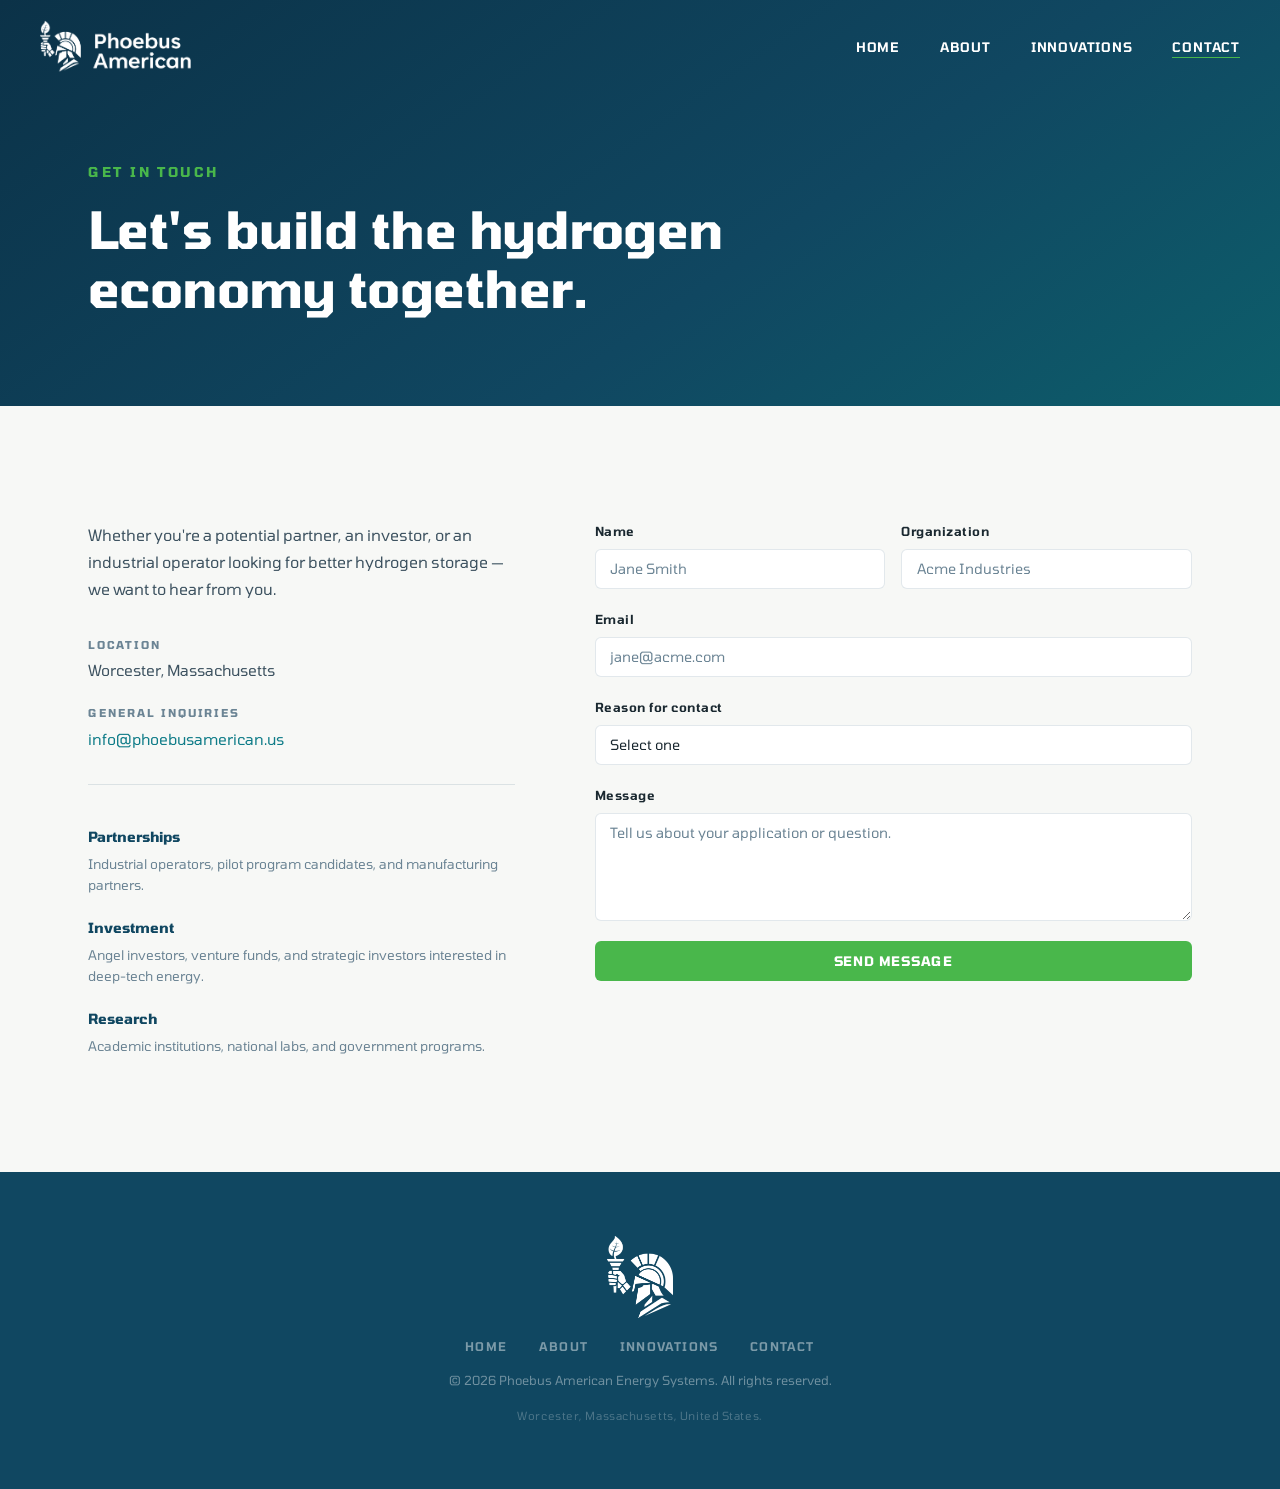
<file: contact.html>
<!DOCTYPE html>
<html lang="en">
<head>
  <meta charset="UTF-8" />
  <meta name="viewport" content="width=device-width, initial-scale=1.0" />
  <title>Contact — Phoebus American Energy Systems</title>
  <meta name="description" content="Get in touch with Phoebus American Energy Systems." />
  <link rel="preconnect" href="https://fonts.googleapis.com" />
  <link rel="preconnect" href="https://fonts.gstatic.com" crossorigin />
  <!-- font selection. -->
  <link href="https://fonts.googleapis.com/css2?family=Tomorrow:ital,wght@0,300;0,400;0,500;0,600;0,700;1,300;1,400&display=swap" rel="stylesheet" />
  <link rel="stylesheet" href="style.css" />
  <link rel="icon" type="icon" href="assets/favicon.ico"/>
</head>
<body>

  <nav id="navbar" class="scrolled">
    <a href="index.html" class="nav-logo">
      <img src="assets/logo.png" alt="Phoebus American Energy Systems" class="logo-img" />
    </a>
    <button class="nav-toggle" id="navToggle" aria-label="Toggle menu" aria-expanded="false">
      <span></span><span></span><span></span>
    </button>
    <ul class="nav-links" id="navLinks">
      <li><a href="index.html">Home</a></li>
      <li><a href="index.html#about">About</a></li>
      <li><a href="innovations.html">Innovations</a></li>
      <li><a href="contact.html" class="active" aria-current="page">Contact</a></li>
    </ul>
  </nav>

  <header class="page-header">
    <div class="container">
      <p class="hero-eyebrow">Get in Touch</p>
      <h1 class="page-title">Let's build the hydrogen<br>economy together.</h1>
    </div>
  </header>

  <section class="section">
    <div class="container">
      <div class="contact-grid">
        <div class="contact-text reveal">
          <p>Whether you're a potential partner, an investor, or an industrial operator looking for better hydrogen storage — we want to hear from you.</p>
          <div class="contact-details">
            <div class="contact-item">
              <span class="contact-label">Location</span>
              <span>Worcester, Massachusetts</span>
            </div>
            <div class="contact-item">
              <span class="contact-label">General Inquiries</span>
              <a href="mailto:info@phoebusamerican.us">info@phoebusamerican.us</a>
            </div>
          </div>
          <div class="contact-types">
            <div class="contact-type-item">
              <h4>Partnerships</h4>
              <p>Industrial operators, pilot program candidates, and manufacturing partners.</p>
            </div>
            <div class="contact-type-item">
              <h4>Investment</h4>
              <p>Angel investors, venture funds, and strategic investors interested in deep-tech energy.</p>
            </div>
            <div class="contact-type-item">
              <h4>Research</h4>
              <p>Academic institutions, national labs, and government programs.</p>
            </div>
          </div>
        </div>
        <form class="contact-form reveal" id="contactForm" action="https://formspree.io/f/mnjkzglz" method="POST">
          <div class="form-row">
            <div class="form-group">
              <label for="name">Name</label>
              <input type="text" id="name" name="name" placeholder="Jane Smith" required />
            </div>
            <div class="form-group">
              <label for="org">Organization</label>
              <input type="text" id="org" name="org" placeholder="Acme Industries" />
            </div>
          </div>
          <div class="form-group">
            <label for="email">Email</label>
            <input type="email" id="email" name="email" placeholder="jane@acme.com" required />
          </div>
          <div class="form-group">
            <label for="reason">Reason for contact</label>
            <select id="reason" name="reason">
              <option value="">Select one</option>
              <option>Partnership inquiry</option>
              <option>Investment interest</option>
              <option>Research collaboration</option>
              <option>General question</option>
            </select>
          </div>
          <div class="form-group">
            <label for="message">Message</label>
            <textarea id="message" name="message" rows="5" placeholder="Tell us about your application or question." required></textarea>
          </div>
          <button type="submit" class="btn-primary">Send Message</button>

          <input type="hidden" name="_subject" value="New inquiry — Phoebus American Energy Systems" />
        
        </form>
      </div>
    </div>
  </section>

  <!-- FOOTER -->
  <footer class="footer">
    <div class="container footer-inner">
      <a href="index.html" class="footer-logo" aria-label="Phoebus American Energy Systems">
        <img src="assets/icon-white.png" alt="Phoebus American Energy Systems" class="logo-img-footer" />
      </a>
      <nav class="footer-nav" aria-label="Footer navigation">
        <a href="index.html">Home</a>
        <a href="index.html#about">About</a>
        <a href="innovations.html">Innovations</a>
        <a href="contact.html">Contact</a>
      </nav>
      <p class="footer-copy">© 2026 Phoebus American Energy Systems. All rights reserved.</p>
      <p class="footer-tag">Worcester, Massachusetts, United States.</p>
    </div>
  </footer>

  <script src="script.js"></script>
</body>
</html>
</file>
<file: style.css>
/* ── RESET & BASE ─────────────────────────────────────────── */
*, *::before, *::after { box-sizing: border-box; margin: 0; padding: 0; }

:root {
  --navy:      #104761;
  --teal:      #0F7C88;
  --green:     #49B74B;
  --off-white: #F7F8F6;
  --white:     #FFFFFF;
  --text:      #1A2830;
  --text-mid:  #3D5260;
  --text-light:#6B8494;
  --border:    rgba(16, 71, 97, 0.12);
  --navy-light:rgba(16, 71, 97, 0.07);
  --font: 'Tomorrow', system-ui, sans-serif;
  --transition: 0.25s ease;
  --radius-sm: 6px;
  --radius-md: 12px;
  --navy-deep: #0b3248;
  --section-pad: clamp(5rem, 9vw, 8.5rem);
  --gutter:      clamp(1.5rem, 4vw, 3rem);
}

html { scroll-behavior: smooth; }

body {
  font-family: var(--font);
  background: var(--off-white);
  color: var(--text);
  font-size: 16px;
  line-height: 1.75;
  font-weight: 400;
  -webkit-font-smoothing: antialiased;
}

img { display: block; max-width: 100%; }
a { text-decoration: none; color: inherit; }
strong { font-weight: 700; }

/* ── CONTAINER ─────────────────────────────────────────────── */
.container {
  max-width: 1200px;
  margin: 0 auto;
  padding: 0 var(--gutter);
}

/* ── NAV ───────────────────────────────────────────────────── */
#navbar {
  position: fixed;
  top: 0; left: 0; right: 0;
  z-index: 100;
  display: flex;
  align-items: center;
  justify-content: space-between;
  padding: 1.25rem 2.5rem;
  transition: background var(--transition), box-shadow var(--transition), padding var(--transition);
}

#navbar.scrolled {
  background: rgba(247, 248, 246, 0.96);
  backdrop-filter: blur(12px);
  -webkit-backdrop-filter: blur(12px);
  box-shadow: 0 1px 0 var(--border);
  padding: 0.85rem 2.5rem;
}

.nav-logo { display: flex; align-items: center; }

.logo-img {
  height: 52px;
  width: auto;
  transition: filter var(--transition);
}

#navbar:not(.scrolled) .logo-img {
  filter: brightness(0) invert(1);
}

.nav-links {
  display: flex;
  list-style: none;
  gap: 2.5rem;
}

.nav-links a {
  font-size: 0.82rem;
  font-weight: 600;
  letter-spacing: 0.06em;
  text-transform: uppercase;
  color: var(--white);
  transition: color var(--transition);
  position: relative;
}

#navbar.scrolled .nav-links a { color: var(--text-mid); }

.nav-links a::after {
  content: '';
  position: absolute;
  bottom: -3px; left: 0;
  width: 0; height: 1.5px;
  background: var(--green);
  transition: width var(--transition);
}

.nav-links a:hover::after,
.nav-links a.active::after { width: 100%; }

.nav-links a.active { color: var(--navy); }
#navbar:not(.scrolled) .nav-links a.active { color: var(--white); }

.nav-toggle {
  display: none;
  flex-direction: column;
  gap: 5px;
  background: none;
  border: none;
  cursor: pointer;
  padding: 4px;
  z-index: 200;
}

.nav-toggle span {
  display: block;
  width: 24px; height: 2px;
  background: var(--white);
  border-radius: 2px;
  transition: background var(--transition);
}

#navbar.scrolled .nav-toggle span { background: var(--text); }

/* ── BUTTONS ───────────────────────────────────────────────── */
.btn-primary {
  display: inline-block;
  background: var(--green);
  color: var(--white);
  font-family: var(--font);
  font-size: 0.82rem;
  font-weight: 700;
  letter-spacing: 0.06em;
  text-transform: uppercase;
  padding: 0.75rem 1.75rem;
  border-radius: var(--radius-sm);
  border: none;
  cursor: pointer;
  transition: background var(--transition), transform var(--transition);
}

.btn-primary:hover { background: #3da33f; transform: translateY(-1px); }

.btn-ghost {
  display: inline-block;
  background: transparent;
  color: var(--white);
  font-family: var(--font);
  font-size: 0.82rem;
  font-weight: 600;
  letter-spacing: 0.06em;
  text-transform: uppercase;
  padding: 0.75rem 1.75rem;
  border-radius: var(--radius-sm);
  border: 1.5px solid rgba(255,255,255,0.4);
  transition: border-color var(--transition), background var(--transition);
}

.btn-ghost:hover { border-color: var(--white); background: rgba(255,255,255,0.08); }

.btn-outline {
  display: inline-block;
  background: transparent;
  color: var(--navy);
  font-family: var(--font);
  font-size: 0.82rem;
  font-weight: 600;
  letter-spacing: 0.06em;
  text-transform: uppercase;
  padding: 0.7rem 1.5rem;
  border-radius: var(--radius-sm);
  border: 1.5px solid var(--navy);
  transition: background var(--transition), color var(--transition);
}

.btn-outline:hover { background: var(--navy); color: var(--white); }

/* ── HERO ───────────────────────────────────────────────────── */
.hero {
  position: relative;
  min-height: 100vh;
  display: flex;
  align-items: center;
  overflow: hidden;
}

.hero-video-wrap {
  position: absolute;
  inset: 0;
}

.hero-video {
  position: absolute;
  inset: 0;
  width: 100%; height: 100%;
  object-fit: cover;
  object-position: center center;
  opacity: 0;
  transition: opacity 1.6s ease;
}

.hero-video.active { opacity: 1; }

.hero-overlay {
  position: absolute;
  inset: 0;
  background: linear-gradient(
    105deg,
    rgba(10, 30, 42, 0.82) 0%,
    rgba(16, 71, 97, 0.65) 50%,
    rgba(10, 30, 42, 0.5) 100%
  );
}

/* Fallback gradient if no video loaded */
.hero-video-wrap::before {
  content: '';
  position: absolute;
  inset: 0;
  background: linear-gradient(145deg, #0b3248 0%, #104761 45%, #0d5e6b 100%);
  z-index: -1;
}

.hero-app-label {
  position: absolute;
  bottom: 5rem;
  right: 2.5rem;
  display: flex;
  align-items: center;
  gap: 0.6rem;
  z-index: 2;
  opacity: 0;
  animation: hero-up 0.8s ease 1s forwards;
}

.app-dot {
  width: 8px; height: 8px;
  border-radius: 50%;
  background: var(--green);
  animation: dot-pulse 2s ease-in-out infinite;
}

@keyframes dot-pulse {
  0%, 100% { opacity: 1; transform: scale(1); }
  50% { opacity: 0.5; transform: scale(0.75); }
}

.app-text {
  font-size: 0.75rem;
  font-weight: 600;
  letter-spacing: 0.16em;
  text-transform: uppercase;
  color: rgba(255,255,255,0.7);
  transition: opacity 0.4s ease;
}

.hero-dots {
  position: absolute;
  bottom: 2rem;
  right: 2.5rem;
  display: flex;
  gap: 0.5rem;
  z-index: 2;
}

.hero-dot {
  width: 6px; height: 6px;
  border-radius: 50%;
  border: none;
  background: rgba(255,255,255,0.3);
  cursor: pointer;
  padding: 0;
  transition: background var(--transition), transform var(--transition);
}

.hero-dot.active {
  background: var(--green);
  transform: scale(1.3);
}

.hero-content {
  position: relative;
  z-index: 2;
  padding: 7rem var(--gutter) 5rem;
  max-width: 740px;
  margin-left: max(0px, calc((100vw - 1200px) / 2));
  opacity: 0;
  transform: translateY(18px);
  animation: hero-up 0.9s ease 0.2s forwards;
}

@keyframes hero-up {
  to { opacity: 1; transform: translateY(0); }
}

.hero-eyebrow {
  font-size: 0.85rem;
  font-weight: 700;
  letter-spacing: 0.2em;
  text-transform: uppercase;
  color: var(--green);
  margin-bottom: 1.2rem;
}

.hero-headline {
  font-size: clamp(3rem, 6vw, 4.75rem);
  font-weight: 700;
  line-height: 1.1;
  color: var(--white);
  margin-bottom: 1.5rem;
  letter-spacing: -0.01em;
}

.hero-headline em {
  font-style: italic;
  font-weight: 400;
  color: rgba(255,255,255,0.78);
}

.hero-sub {
  font-size: 1.2rem;
  font-weight: 400;
  line-height: 1.8;
  color: rgba(255,255,255,0.7);
  max-width: 500px;
  margin-bottom: 2.25rem;
}

.hero-actions { display: flex; gap: 1rem; flex-wrap: wrap; }

.hero-scroll-cue {
  position: absolute;
  bottom: 2rem; left: 50%;
  transform: translateX(-50%);
  z-index: 2;
}

.hero-scroll-cue span {
  display: block;
  width: 9px; height: 48px;
  background: linear-gradient(to bottom, rgba(255,255,255,0.5), transparent);
  margin: 0 auto;
  animation: scroll-line 2s ease-in-out infinite;
}

@keyframes scroll-line {
  0% { opacity: 0; transform: scaleY(0) translateY(-100%); }
  30% { opacity: 1; }
  100% { opacity: 0; transform: scaleY(1) translateY(0); }
}

/* ── PAGE HEADER (inner pages) ─────────────────────────────── */
.page-header {
  background: linear-gradient(145deg, #0b3248 0%, #104761 60%, #0d5e6b 100%);
  padding: 10rem 0 5.5rem;
  margin-bottom: 0;
}

.page-header .hero-eyebrow { margin-bottom: 1rem; }

.page-title {
  font-size: clamp(2rem, 4vw, 3.2rem);
  font-weight: 700;
  line-height: 1.15;
  color: var(--white);
  letter-spacing: -0.01em;
}

/* ── SECTIONS ──────────────────────────────────────────────── */
.section { padding: var(--section-pad) 0; }
.section.bg-white { background: var(--white); }

.section-label {
  font-size: 0.85rem;
  font-weight: 700;
  letter-spacing: 0.2em;
  text-transform: uppercase;
  color: var(--teal);
  margin-bottom: 1.5rem;
}

.section-title {
  font-size: clamp(1.7rem, 3vw, 2.5rem);
  font-weight: 700;
  line-height: 1.2;
  color: var(--navy);
  max-width: 680px;
  margin-bottom: 4rem;
  letter-spacing: -0.01em;
}

/* ── ABOUT TEASER ──────────────────────────────────────────── */
.about-teaser { background: var(--white); }

.about-teaser-grid {
  display: grid;
  grid-template-columns: 1fr 1fr;
  gap: 6rem;
  align-items: center;
}

.about-teaser-text h2 {
  font-size: clamp(1.8rem, 3.0vw, 2.6rem);
  font-weight: 700;
  line-height: 1.2;
  color: var(--navy);
  margin-bottom: 1.25rem;
  letter-spacing: -0.01em;
}

.about-teaser-text p {
  color: var(--text-mid);
  font-size: 1rem;
  font-weight: 400;
  max-width: 34rem;
  margin-bottom: 2.25rem;
}

.stat-row {
  display: flex;
  flex-direction: column;
  gap: 2.5rem;
  padding: 3rem;
  background: var(--navy);
  border-radius: var(--radius-md);
}

.stat-item { display: flex; flex-direction: column; gap: 0.4rem; }

.stat-num {
  font-size: 2rem;
  font-weight: 700;
  color: var(--white);
  line-height: 1;
  letter-spacing: -0.02em;
}

.stat-label {
  font-size: 0.78rem;
  font-weight: 400;
  color: rgba(255,255,255,0.55);
  line-height: 1.5;
}

/* ── IMPACT ────────────────────────────────────────────────── */
.impact {
  background: var(--navy-deep);
  color: var(--white);
  padding: var(--section-pad) 0;
}

.impact .section-label { color: var(--green); }

.impact-title {
  font-size: clamp(2.25rem, 5vw, 4rem);
  font-weight: 700;
  line-height: 1.08;
  letter-spacing: -0.02em;
  max-width: 15ch;
  margin-bottom: clamp(3rem, 6vw, 5rem);
}

.impact-title span { display: block; color: var(--green); }

.impact-grid {
  display: grid;
  grid-template-columns: repeat(3, 1fr);
  background: rgba(255,255,255,0.03);
  border: 1px solid rgba(255,255,255,0.12);
  border-radius: var(--radius-md);
  overflow: hidden;
}

.impact-stat {
  display: flex;
  flex-direction: column;
  padding: clamp(2rem, 4vw, 3rem);
  border-left: 1px solid rgba(255,255,255,0.12);
}

.impact-stat:first-child { border-left: none; }

.impact-stat::before {
  content: '';
  width: 40px; height: 3px;
  background: var(--green);
  margin-bottom: 2rem;
}

.impact-num {
  font-size: clamp(3rem, 5.5vw, 4.5rem);
  font-weight: 700;
  line-height: 1;
  letter-spacing: -0.03em;
  margin-bottom: 1.5rem;
}

.impact-num small {
  font-size: 0.35em;
  font-weight: 700;
  letter-spacing: 0;
  margin-left: 0.2em;
  color: rgba(255,255,255,0.6);
}

.impact-desc {
  flex: 1;
  font-size: 1.05rem;
  line-height: 1.6;
  color: rgba(255,255,255,0.82);
  margin-bottom: 2.25rem;
}

.impact-source {
  font-size: 0.7rem;
  font-weight: 700;
  letter-spacing: 0.14em;
  text-transform: uppercase;
  color: rgba(255,255,255,0.5);
  transition: color var(--transition);
}

a.impact-source:hover { color: var(--green); }

.impact-link {
  display: inline-block;
  margin-top: 3rem;
  font-size: 0.82rem;
  font-weight: 700;
  letter-spacing: 0.06em;
  text-transform: uppercase;
  color: var(--white);
  border-bottom: 1.5px solid var(--green);
  padding-bottom: 0.2rem;
  transition: color var(--transition);
}

.impact-link:hover { color: var(--green); }

@media (max-width: 960px) {
  .impact-grid { grid-template-columns: 1fr; }
  .impact-stat { border-left: none; border-top: 1px solid rgba(255,255,255,0.12); }
  .impact-stat:first-child { border-top: none; }
}

/* ── APPS TEASER ───────────────────────────────────────────── */
.apps-teaser { background: var(--off-white); }

.apps-grid {
  display: grid;
  grid-template-columns: repeat(3, 1fr);
  gap: 2rem;
  margin-bottom: 3.5rem;
}

.app-card {
  background: var(--white);
  border: 1px solid var(--border);
  border-radius: var(--radius-md);
  overflow: hidden;
  transition: border-color var(--transition), box-shadow var(--transition);
}

.app-card:hover {
  border-color: rgba(15,124,136,0.3);
  box-shadow: 0 6px 24px rgba(16,71,97,0.08);
}

.app-card-img {
  width: 100%;
  height: 200px;
  overflow: hidden;
}

.app-card-img img {
  width: 100%;
  height: 100%;
  object-fit: cover;
  display: block;
  transition: transform 0.4s ease;
}

.app-card:hover .app-card-img img {
  transform: scale(1.04);
}

.app-card-text {
  padding: 2rem 2.25rem 2.25rem;
}

.app-card h3 {
  font-size: 1.15rem;
  font-weight: 700;
  color: var(--navy);
  margin-bottom: 0.65rem;
}

.app-card p {
  font-size: 0.875rem;
  font-weight: 400;
  color: var(--text-mid);
  line-height: 1.7;
}

.apps-cta { text-align: center; padding-top: 1rem; }

/* ── TWO-COL ───────────────────────────────────────────────── */
.two-col {
  display: grid;
  grid-template-columns: 1fr 1fr;
  gap: 5rem;
  align-items: start;
}

.two-col h2 {
  font-size: clamp(1.6rem, 2.8vw, 2.2rem);
  font-weight: 700;
  line-height: 1.2;
  color: var(--navy);
  margin-bottom: 1.25rem;
  letter-spacing: -0.01em;
}

.two-col p {
  font-size: 0.95rem;
  font-weight: 400;
  color: var(--text-mid);
  margin-bottom: 1rem;
}

/* ── ABOUT STAT CARDS ──────────────────────────────────────── */
.about-stat-card {
  background: var(--off-white);
  border: 1px solid var(--border);
  border-radius: var(--radius-md);
  padding: 1.75rem;
  margin-bottom: 1rem;
}

.about-stat-card.accent {
  background: var(--navy);
  border-color: transparent;
}

.about-stat-card .stat-num {
  font-size: 2rem;
  font-weight: 700;
  color: var(--navy);
  letter-spacing: -0.02em;
}

.about-stat-card.accent .stat-num { color: var(--white); }

.about-stat-card .stat-label {
  font-size: 0.82rem;
  font-weight: 400;
  color: var(--text-light);
  margin-top: 0.4rem;
  display: block;
}

.about-stat-card.accent .stat-label { color: rgba(255,255,255,0.55); }

/* ── TEAM ───────────────────────────────────────────────────── */
.team-grid {
  display: grid;
  grid-template-columns: repeat(2, 1fr);
  gap: 1.25rem;
  margin-bottom: 1rem;
}

.team-card {
  background: var(--white);
  border: 1px solid var(--border);
  border-radius: var(--radius-md);
  padding: 2rem;
}

.team-initials {
  width: 52px; height: 52px;
  border-radius: 50%;
  background: var(--navy);
  color: var(--white);
  font-size: 0.9rem;
  font-weight: 700;
  display: flex;
  align-items: center;
  justify-content: center;
  margin-bottom: 1rem;
  letter-spacing: 0.04em;
}

.team-card h3 {
  font-size: 1.05rem;
  font-weight: 700;
  color: var(--navy);
  margin-bottom: 0.2rem;
}

.team-role {
  font-size: 0.78rem;
  font-weight: 600;
  letter-spacing: 0.08em;
  text-transform: uppercase;
  color: var(--teal);
  margin-bottom: 0.85rem;
}

.team-card p {
  font-size: 0.875rem;
  font-weight: 400;
  color: var(--text-mid);
  line-height: 1.7;
}

.advisor-grid {
  display: grid;
  grid-template-columns: repeat(2, 1fr);
  gap: 1.25rem;
}

.advisor-card {
  padding: 1.5rem;
  border-left: 2px solid var(--teal);
  background: var(--white);
  border-radius: 0 var(--radius-sm) var(--radius-sm) 0;
}

.advisor-card h4 {
  font-size: 0.95rem;
  font-weight: 700;
  color: var(--navy);
  margin-bottom: 0.2rem;
}

.advisor-role {
  font-size: 0.72rem;
  font-weight: 600;
  letter-spacing: 0.1em;
  text-transform: uppercase;
  color: var(--teal);
  margin-bottom: 0.65rem;
}

.advisor-card p {
  font-size: 0.85rem;
  font-weight: 400;
  color: var(--text-mid);
  line-height: 1.6;
}

/* ── PARTNERS ──────────────────────────────────────────────── */
.partners-stack { display: flex; align-items: flex-start; }

.partner-row {
  display: flex;
  flex-wrap: wrap;
  gap: 0.75rem;
  align-content: flex-start;
}

.partner-badge {
  font-size: 0.82rem;
  font-weight: 600;
  color: var(--text-mid);
  background: var(--white);
  border: 1px solid var(--border);
  border-radius: 100px;
  padding: 0.45rem 1rem;
}

/* ── INNOVATIONS PAGE ──────────────────────────────────────── */
.inno-featured {
  display: grid;
  grid-template-columns: 1.2fr 1fr;
  gap: 4rem;
  align-items: start;
  background: var(--navy);
  border-radius: var(--radius-md);
  padding: 3rem;
  margin-bottom: 1rem;
}

.inno-featured-text h2 {
  font-size: clamp(1.5rem, 2.5vw, 2rem);
  font-weight: 700;
  color: var(--white);
  margin-bottom: 1.1rem;
  letter-spacing: -0.01em;
}

.inno-featured-text p {
  font-size: 0.92rem;
  font-weight: 400;
  color: rgba(255,255,255,0.68);
  margin-bottom: 1rem;
  line-height: 1.75;
}

.inno-list {
  list-style: none;
  display: flex;
  flex-direction: column;
  gap: 0.6rem;
  margin-top: 1.5rem;
}

.inno-list li {
  font-size: 0.875rem;
  font-weight: 400;
  color: rgba(255,255,255,0.72);
  padding-left: 1.1rem;
  position: relative;
}

.inno-list li::before {
  content: '';
  position: absolute;
  left: 0; top: 0.65em;
  width: 5px; height: 5px;
  border-radius: 50%;
  background: var(--green);
}

.compare-card {
  background: rgba(255,255,255,0.06);
  border: 1px solid rgba(255,255,255,0.1);
  border-radius: var(--radius-sm);
  overflow: hidden;
}

.compare-row {
  display: grid;
  grid-template-columns: 2fr 1fr 1fr 1fr;
  gap: 0.5rem;
  padding: 0.75rem 1rem;
  border-bottom: 1px solid rgba(255,255,255,0.06);
  font-size: 0.82rem;
  color: rgba(255,255,255,0.6);
  font-weight: 400;
}

.compare-row:last-child { border-bottom: none; }

.compare-row.header {
  font-size: 0.7rem;
  font-weight: 700;
  letter-spacing: 0.1em;
  text-transform: uppercase;
  color: rgba(255,255,255,0.4);
  background: rgba(0,0,0,0.15);
}

.compare-row.highlight {
  background: rgba(73,183,75,0.12);
  color: rgba(255,255,255,0.9);
  font-weight: 600;
}

.compare-row.highlight span:first-child { color: var(--green); }

.apps-grid-full {
  display: flex;
  flex-direction: column;
  gap: 1px;
  background: var(--border);
  border: 1px solid var(--border);
  border-radius: var(--radius-md);
  overflow: hidden;
}

.app-card-full {
  display: grid;
  grid-template-columns: 80px 1fr;
  gap: 2rem;
  align-items: start;
  background: var(--white);
  padding: 2rem 2rem;
  transition: background var(--transition);
}

.app-card-full:hover { background: var(--off-white); }

.app-num {
  font-size: 2rem;
  font-weight: 700;
  color: rgba(16,71,97,0.12);
  line-height: 1;
  padding-top: 0.2rem;
  letter-spacing: -0.02em;
}

.app-card-body h3 {
  font-size: 1.05rem;
  font-weight: 700;
  color: var(--navy);
  margin-bottom: 0.65rem;
}

.app-card-body p {
  font-size: 0.9rem;
  font-weight: 400;
  color: var(--text-mid);
  line-height: 1.75;
}

/* ── PIPELINE ───────────────────────────────────────────────── */
.pipeline-grid {
  display: flex;
  flex-direction: column;
  gap: 0;
  position: relative;
  padding-left: 1.5rem;
}

.pipeline-grid::before {
  content: '';
  position: absolute;
  left: 6px; top: 8px; bottom: 8px;
  width: 1.5px;
  background: var(--border);
}

.pipeline-item {
  display: grid;
  grid-template-columns: 24px 1fr;
  gap: 1.25rem;
  padding-bottom: 2rem;
  position: relative;
}

.pipeline-item:last-child { padding-bottom: 0; }

.pipeline-marker {
  width: 13px; height: 13px;
  border-radius: 50%;
  border: 2px solid var(--border);
  background: var(--off-white);
  margin-top: 5px;
  position: relative;
  z-index: 1;
  flex-shrink: 0;
}

.pipeline-item.done .pipeline-marker {
  background: var(--teal);
  border-color: var(--teal);
}

.pipeline-item.active .pipeline-marker {
  background: var(--green);
  border-color: var(--green);
  box-shadow: 0 0 0 4px rgba(73,183,75,0.2);
}

.pipeline-content h4 {
  font-size: 0.95rem;
  font-weight: 700;
  color: var(--navy);
  margin-bottom: 0.3rem;
}

.pipeline-content p {
  font-size: 0.875rem;
  font-weight: 400;
  color: var(--text-mid);
  line-height: 1.65;
}

/* ── CONTACT ───────────────────────────────────────────────── */
.contact-grid {
  display: grid;
  grid-template-columns: 1fr 1.4fr;
  gap: 5rem;
  align-items: start;
}

.contact-text p {
  font-size: 0.975rem;
  font-weight: 400;
  color: var(--text-mid);
  margin-bottom: 2rem;
}

.contact-details {
  display: flex;
  flex-direction: column;
  gap: 1.25rem;
  margin-bottom: 2.5rem;
  padding-bottom: 2rem;
  border-bottom: 1px solid var(--border);
}

.contact-item { display: flex; flex-direction: column; gap: 0.2rem; }

.contact-label {
  font-size: 0.68rem;
  font-weight: 700;
  letter-spacing: 0.18em;
  text-transform: uppercase;
  color: var(--text-light);
}

.contact-item a { color: var(--teal); font-size: 0.95rem; transition: color var(--transition); }
.contact-item a:hover { color: var(--navy); }
.contact-item span:not(.contact-label) { font-size: 0.95rem; font-weight: 400; color: var(--text-mid); }

.contact-types {
  display: flex;
  flex-direction: column;
  gap: 1.25rem;
}

.contact-type-item h4 {
  font-size: 0.875rem;
  font-weight: 700;
  color: var(--navy);
  margin-bottom: 0.25rem;
}

.contact-type-item p {
  font-size: 0.83rem;
  font-weight: 400;
  color: var(--text-light);
  margin: 0;
  line-height: 1.6;
}

/* ── FORM ───────────────────────────────────────────────────── */
.contact-form {
  display: flex;
  flex-direction: column;
  gap: 1.25rem;
}

.form-row {
  display: grid;
  grid-template-columns: 1fr 1fr;
  gap: 1rem;
}

.form-group { display: flex; flex-direction: column; gap: 0.4rem; }

.form-group label {
  font-size: 0.78rem;
  font-weight: 600;
  letter-spacing: 0.04em;
  color: var(--text);
}

.form-group input,
.form-group textarea,
.form-group select {
  font-family: var(--font);
  font-size: 0.88rem;
  font-weight: 400;
  color: var(--text);
  background: var(--white);
  border: 1px solid var(--border);
  border-radius: var(--radius-sm);
  padding: 0.65rem 0.9rem;
  transition: border-color var(--transition), box-shadow var(--transition);
  outline: none;
  resize: vertical;
  -webkit-appearance: none;
}

.form-group input::placeholder,
.form-group textarea::placeholder { color: var(--text-light); }

.form-group input:focus,
.form-group textarea:focus,
.form-group select:focus {
  border-color: var(--teal);
  box-shadow: 0 0 0 3px rgba(15,124,136,0.1);
}

.form-note {
  font-size: 0.78rem;
  font-weight: 400;
  color: var(--text-light);
  line-height: 1.6;
  padding: 0.75rem 1rem;
  background: var(--navy-light);
  border-radius: var(--radius-sm);
  border-left: 2px solid var(--teal);
}

.form-note a { color: var(--teal); text-decoration: underline; }
.form-note code { font-family: monospace; font-size: 0.85em; }

/* ── FOOTER ─────────────────────────────────────────────────── */
.footer { background: var(--navy); padding: 4rem 0; }

.footer-inner {
  display: flex;
  flex-direction: column;
  align-items: center;
  gap: 0.85rem;
  text-align: center;
}

.logo-img-footer { height: 82px; width: auto; margin-bottom: 0.25rem; }

.footer-nav {
  display: flex;
  gap: 2rem;
}

.footer-nav a {
  font-size: 0.75rem;
  font-weight: 600;
  letter-spacing: 0.1em;
  text-transform: uppercase;
  color: rgba(255,255,255,0.45);
  transition: color var(--transition);
}

.footer-nav a:hover { color: rgba(255,255,255,0.8); }

.footer-copy { font-size: 0.78rem; color: rgba(255,255,255,0.4); font-weight: 400; }
.footer-tag { font-size: 0.7rem; color: rgba(255,255,255,0.25); letter-spacing: 0.05em; }

/* ── REVEAL ─────────────────────────────────────────────────── */
.reveal {
  opacity: 0;
  transform: translateY(20px);
  transition: opacity 0.6s ease, transform 0.6s ease;
}

.reveal.visible { opacity: 1; transform: translateY(0); }

@media (prefers-reduced-motion: reduce) {
  .reveal { opacity: 1; transform: none; transition: none; }
}

/* ── RESPONSIVE ────────────────────────────────────────────── */
@media (max-width: 960px) {
  .about-teaser-grid,
  .two-col,
  .contact-grid { grid-template-columns: 1fr; gap: 3rem; }

  .apps-grid { grid-template-columns: 1fr; }

  .team-grid,
  .advisor-grid { grid-template-columns: 1fr; }

  .inno-featured { grid-template-columns: 1fr; padding: 1rem; }
}

@media (max-width: 640px) {
  #navbar { padding: 1rem 1.25rem; }
  #navbar.scrolled { padding: 0.75rem 1.25rem; }

  .nav-links {
    display: none;
    position: fixed;
    top: 0; left: 0; right: 0; bottom: 0;
    background: var(--navy);
    flex-direction: column;
    align-items: center;
    justify-content: center;
    gap: 2.5rem;
  }

  .nav-links.open { display: flex; }
  .nav-links a { font-size: clamp(1.75rem, 9vw, 2.5rem); color: var(--white) !important; }
  .nav-toggle { display: flex; }

  .form-row { grid-template-columns: 1fr; }
  .hero-actions { flex-direction: column; align-items: flex-start; }
  .section { padding: 4.5rem 0; }
  .page-header { padding: 8rem 0 3.5rem; }
  .footer-nav { flex-wrap: wrap; justify-content: center; gap: 1rem; }
  .app-card-full { grid-template-columns: 1fr; gap: 0.5rem; }
  .app-num { font-size: 1.25rem; }
}

/* ── TIMELINE ───────────────────────────────────────────────── */
.timeline {
  position: relative;
  padding-top: 0.5rem;
}

.tl-item {
  display: grid;
  grid-template-columns: 48px 1fr;
  gap: 1.5rem;
  position: relative;
}

/* Marker column: dot + vertical line */
.tl-marker {
  display: flex;
  flex-direction: column;
  align-items: center;
  flex-shrink: 0;
}

.tl-dot {
  width: 16px;
  height: 16px;
  border-radius: 50%;
  border: 2.5px solid var(--border);
  background: var(--off-white);
  flex-shrink: 0;
  position: relative;
  z-index: 1;
  margin-top: 4px;
  transition: border-color var(--transition), background var(--transition);
}

.tl-marker.done .tl-dot {
  background: var(--teal);
  border-color: var(--teal);
}

.tl-marker.active .tl-dot {
  background: var(--green);
  border-color: var(--green);
  box-shadow: 0 0 0 5px rgba(73, 183, 75, 0.18);
}

.tl-marker.future .tl-dot {
  background: var(--off-white);
  border-color: rgba(16, 71, 97, 0.25);
}

.tl-line {
  width: 2px;
  flex: 1;
  background: var(--teal);
  margin-top: 4px;
  min-height: 2rem;
}

.tl-marker.future .tl-line,
.tl-line--dashed {
  background: none;
  border-left: 2px dashed rgba(16, 71, 97, 0.2);
}

/* Card */
.tl-card {
  background: var(--white);
  border: 1px solid var(--border);
  border-radius: var(--radius-md);
  padding: 1.75rem;
  margin-bottom: 1.5rem;
  transition: border-color var(--transition), box-shadow var(--transition);
}

.tl-card:hover {
  border-color: rgba(15, 124, 136, 0.3);
  box-shadow: 0 4px 20px rgba(16, 71, 97, 0.07);
}

.tl-card--active {
  border-color: rgba(73, 183, 75, 0.35);
  background: rgba(73, 183, 75, 0.03);
}

.tl-card--future {
  opacity: 0.65;
}

.tl-meta {
  display: flex;
  align-items: center;
  gap: 0.75rem;
  margin-bottom: 0.85rem;
}

.tl-status {
  font-size: 0.68rem;
  font-weight: 700;
  letter-spacing: 0.14em;
  text-transform: uppercase;
  padding: 0.25rem 0.65rem;
  border-radius: 100px;
}

.tl-status.done {
  background: rgba(15, 124, 136, 0.1);
  color: var(--teal);
}

.tl-status.active {
  background: rgba(73, 183, 75, 0.12);
  color: #2d8c2f;
}

.tl-status.future {
  background: var(--navy-light);
  color: var(--text-light);
}

.tl-date {
  font-size: 0.78rem;
  font-weight: 400;
  color: var(--text-light);
}

.tl-card h3 {
  font-size: 1.1rem;
  font-weight: 700;
  color: var(--navy);
  margin-bottom: 0.6rem;
}

.tl-card p {
  font-size: 0.9rem;
  font-weight: 400;
  color: var(--text-mid);
  line-height: 1.7;
}

.tl-image {
  margin-top: 1.25rem;
  border-radius: var(--radius-sm);
  overflow: hidden;
  border: 1px solid var(--border);
}

.tl-image img {
  width: 100%;
  height: 240px;
  object-fit: cover;
  display: block;
}

.tl-big-image {
  margin-top: 1.25rem;
  border-radius: var(--radius-sm);
  overflow: hidden;
  border: 1px solid var(--border);
}

.tl-big-image img {
  width: 100%;
  height: 500px;
  object-fit: cover;
  display: block;
}

/* Trailing "journey continues" element */
.tl-continue {
  display: flex;
  flex-direction: column;
  align-items: flex-start;
  padding-left: 0;
  margin-left: 23px;
  gap: 0.5rem;
}

.tl-continue-line {
  width: 2px;
  height: 48px;
  background: linear-gradient(to bottom, rgba(16, 71, 97, 0.2), transparent);
}

.tl-continue-label {
  font-size: 0.75rem;
  font-weight: 600;
  letter-spacing: 0.12em;
  text-transform: uppercase;
  color: var(--text-light);
  padding-left: 1rem;
}

@media (max-width: 640px) {
  .tl-item { grid-template-columns: 32px 1fr; gap: 1rem; }
  .tl-image img { height: 160px; }
}
</file>
